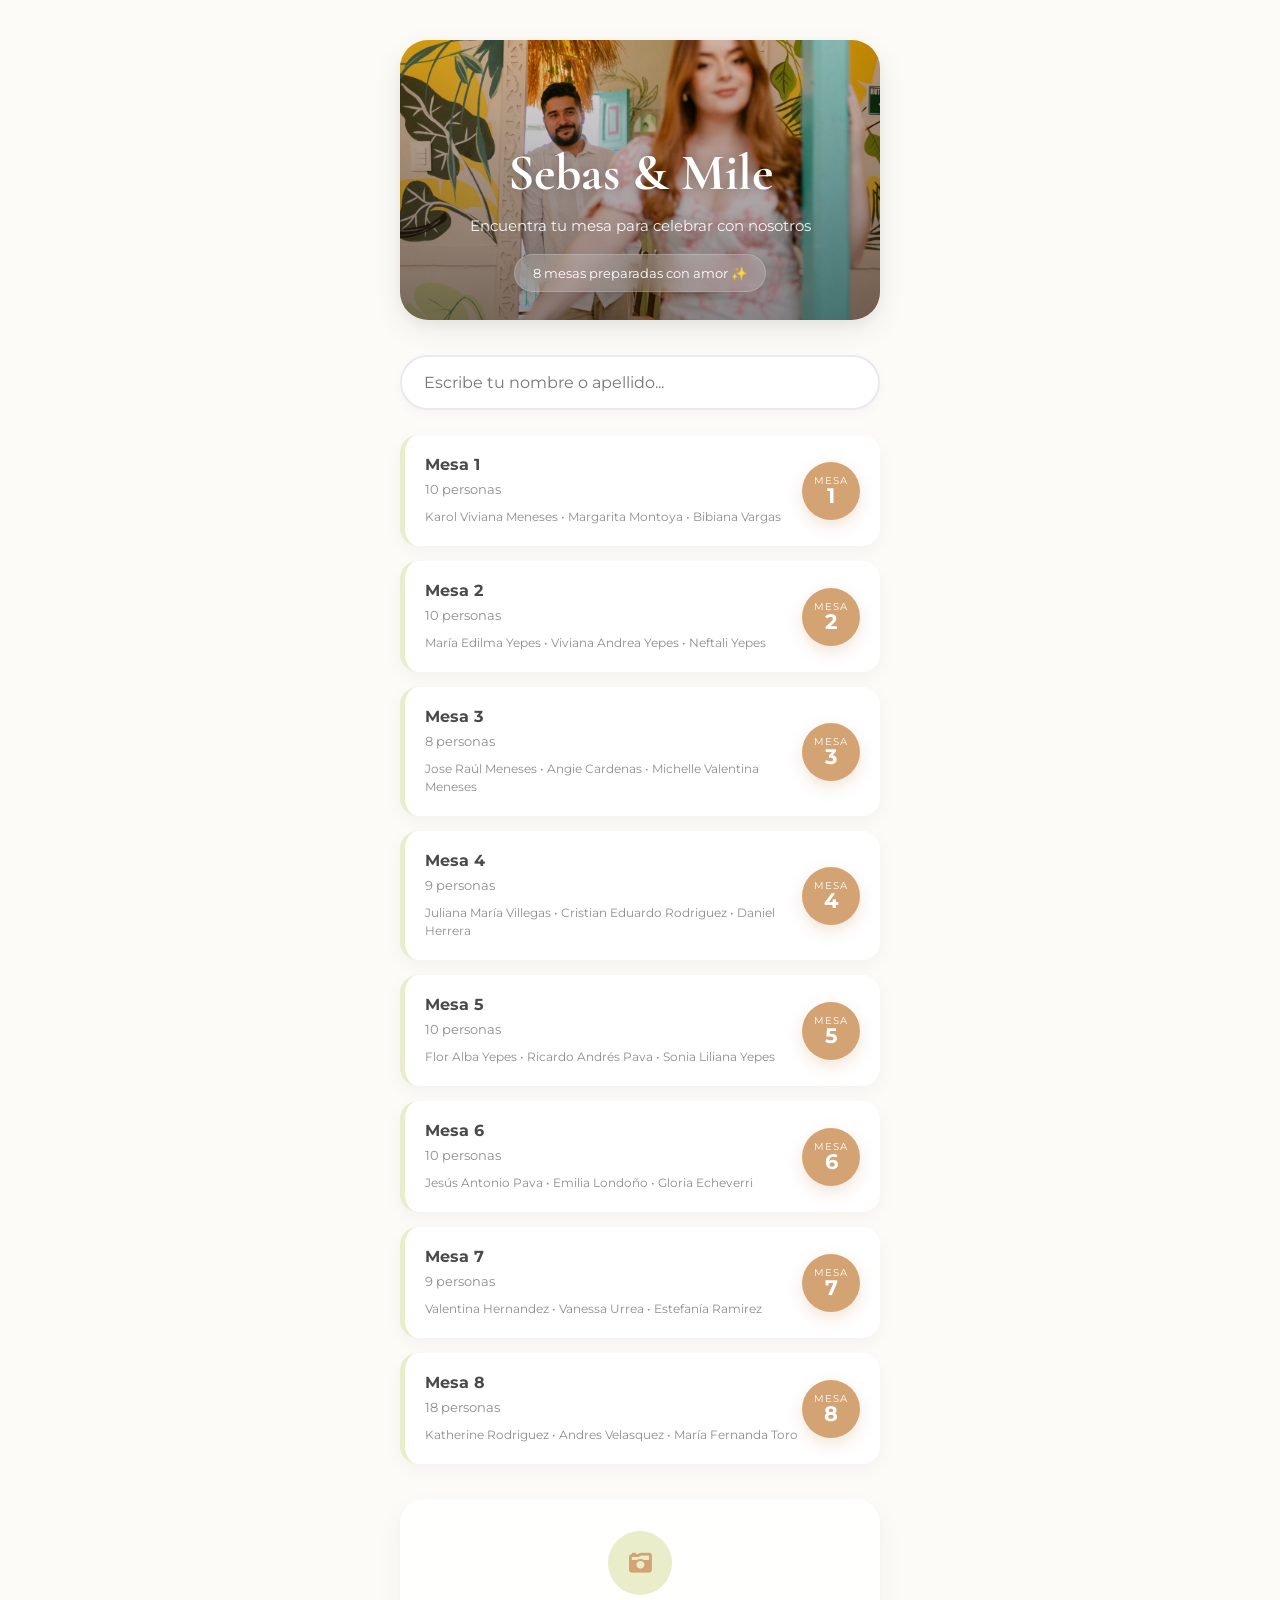
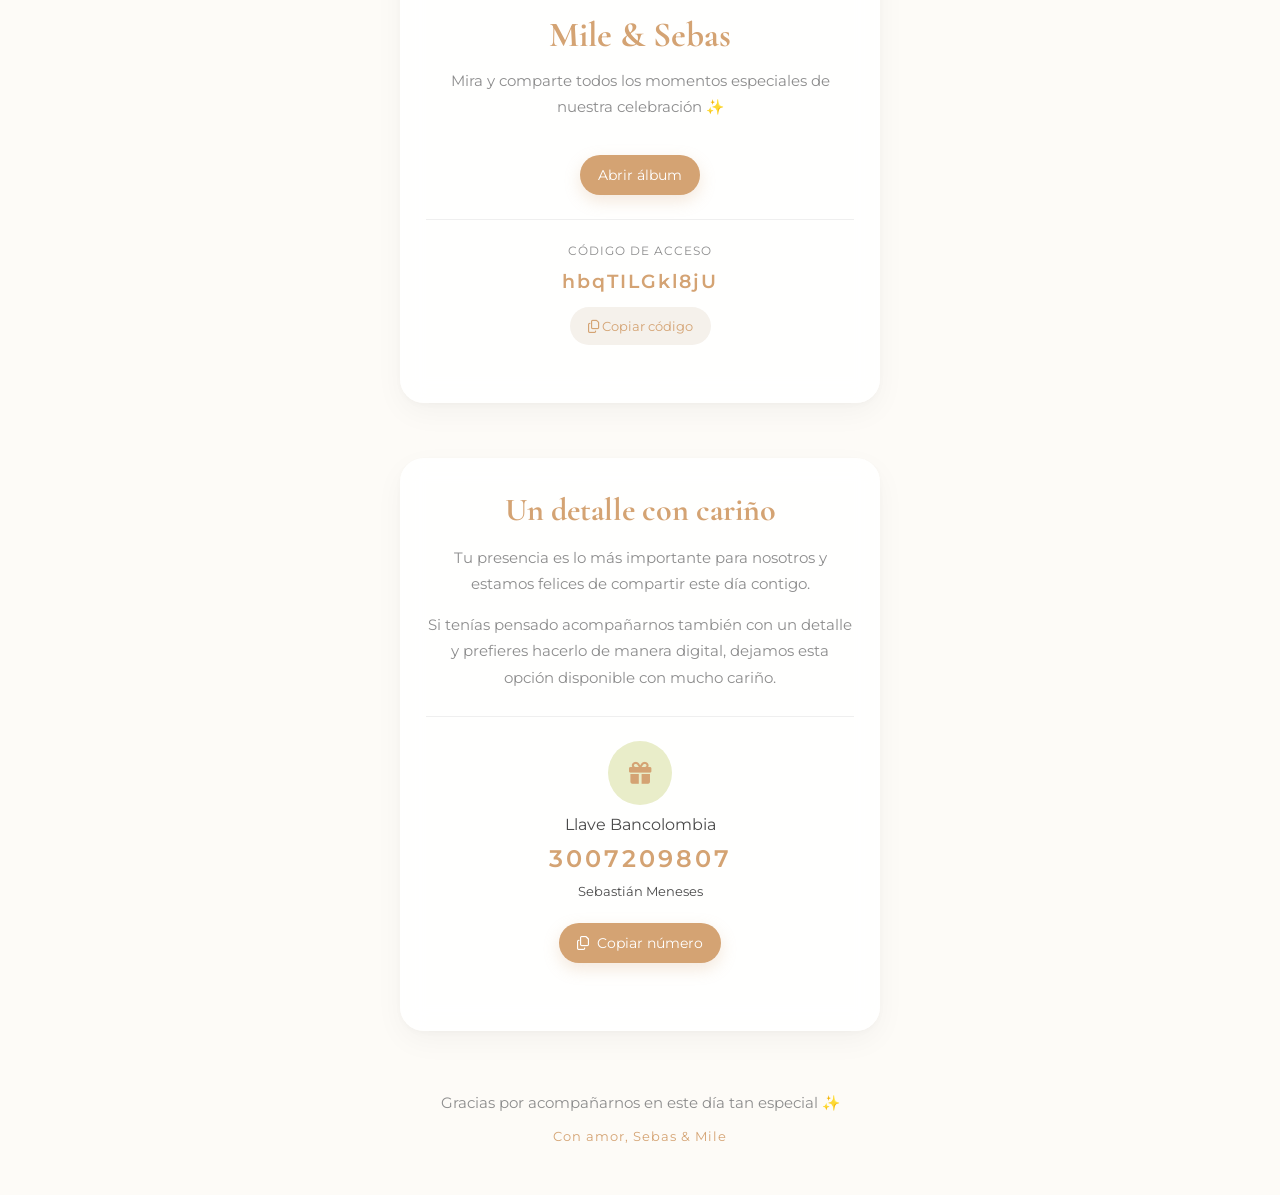
<file: index.html>
<!DOCTYPE html>
<html lang="es">

<head>
    <meta charset="UTF-8">

    <meta name="viewport"
        content="width=device-width, initial-scale=1.0">

    <title>Sebas & Mile ✨</title>

    <!-- FAVICON -->
    <link rel="icon"
        type="image/png"
        href="favicon.png">

    <!-- PWA -->
    <link rel="manifest"
        href="manifest.json">

    <meta name="theme-color"
        content="#D4A373">

    <meta name="apple-mobile-web-app-capable"
        content="yes">

    <meta name="apple-mobile-web-app-status-bar-style"
        content="default">

    <meta name="apple-mobile-web-app-title"
        content="Sebas & Mile">

    <!-- CSS -->
    <link rel="stylesheet"
        href="style.css?v=20">

    <!-- FONTS -->
    <link
        href="https://fonts.googleapis.com/css2?family=Cormorant+Garamond:wght@400;600&family=Montserrat:wght@300;400;500;600&display=swap"
        rel="stylesheet">

    <!-- ICONS -->
    <link rel="stylesheet"
        href="https://cdnjs.cloudflare.com/ajax/libs/font-awesome/6.5.1/css/all.min.css">

</head>

<body>

    <div class="container">

        <!-- =========================
             HERO HEADER
        ========================== -->

        <header class="hero-header">

            <img
                src="couple.jpg"
                alt="Sebas y Mile"
                class="hero-background">

            <div class="hero-overlay"></div>

            <div class="hero-content">

                <h1>Sebas & Mile</h1>

                <p>
                    Encuentra tu mesa para celebrar con nosotros
                </p>

                <div class="event-counter">
                    8 mesas preparadas con amor ✨
                </div>

            </div>

        </header>

        <!-- =========================
             MAIN
        ========================== -->

        <main>

            <!-- =========================
                 LOADING
            ========================== -->

            <div id="loadingState"
                class="loading-state">

                <div class="loading-card shimmer"></div>
                <div class="loading-card shimmer"></div>
                <div class="loading-card shimmer"></div>

            </div>

            <!-- =========================
                 SEARCH
            ========================== -->

            <div class="search-box">

                <input
                    type="text"
                    id="searchInput"
                    placeholder="Escribe tu nombre o apellido..."
                    autocomplete="off">

            </div>

            <!-- =========================
                 RESULTS
            ========================== -->

            <div id="results"
                class="results-container">
            </div>

            <!-- =========================
                 DOTS MEMORIES
            ========================== -->

            <section class="memory-section">

                <div class="memory-icon">
                    <i class="fa-solid fa-camera-retro"></i>
                </div>

                <h2>Mile & Sebas</h2>

                <p>
                    Mira y comparte todos los momentos especiales
                    de nuestra celebración ✨
                </p>

                <a
                    href="https://web.dotstheapp.com/a?group=2441802&dlBy=sebaz.ms07&code=hbqTILGkl8jU&utm_source=guest&utm_medium=share&utm_campaign=guest_event_album"
                    target="_blank"
                    class="memory-button">

                    Abrir álbum

                </a>

                <div class="memory-code-box">

                    <span>
                        Código de acceso
                    </span>

                    <div class="memory-code"
                        id="memoryCode">

                        hbqTILGkl8jU

                    </div>

                    <button
                        class="copy-memory-button"
                        id="copyMemoryButton">

                        <i class="fa-regular fa-copy"></i>

                        Copiar código

                    </button>

                    <div class="copy-feedback"
                        id="memoryFeedback">

                        Código copiado ✨

                    </div>

                </div>

            </section>

            <!-- =========================
                 GIFT SECTION
            ========================== -->

            <section class="gift-section">

                <h2>Un detalle con cariño</h2>

                <p>
                    Tu presencia es lo más importante para nosotros
                    y estamos felices de compartir este día contigo.
                </p>

                <p>
                    Si tenías pensado acompañarnos también con un detalle
                    y prefieres hacerlo de manera digital,
                    dejamos esta opción disponible con mucho cariño.
                </p>

                <div class="gift-account">

                    <div class="gift-icon">
                        <i class="fa-solid fa-gift"></i>
                    </div>

                    <span>
                        Llave Bancolombia
                    </span>

                    <div class="account-number"
                        id="accountNumber">

                        3007209807

                    </div>

                    <small>
                        Sebastián Meneses
                    </small>

                    <button
                        class="copy-button"
                        id="copyButton">

                        <i class="fa-regular fa-copy"></i>

                        Copiar número

                    </button>

                    <div class="copy-feedback"
                        id="copyFeedback">

                        Número copiado ✨

                    </div>

                </div>

            </section>

            <!-- =========================
                 FOOTER
            ========================== -->

            <footer class="footer">

                <p>
                    Gracias por acompañarnos
                    en este día tan especial ✨
                </p>

                <small>
                    Con amor, Sebas & Mile
                </small>

            </footer>

        </main>

    </div>

    <!-- =========================
         JS
    ========================== -->

    <script src="app.js"></script>

</body>

</html>
</file>
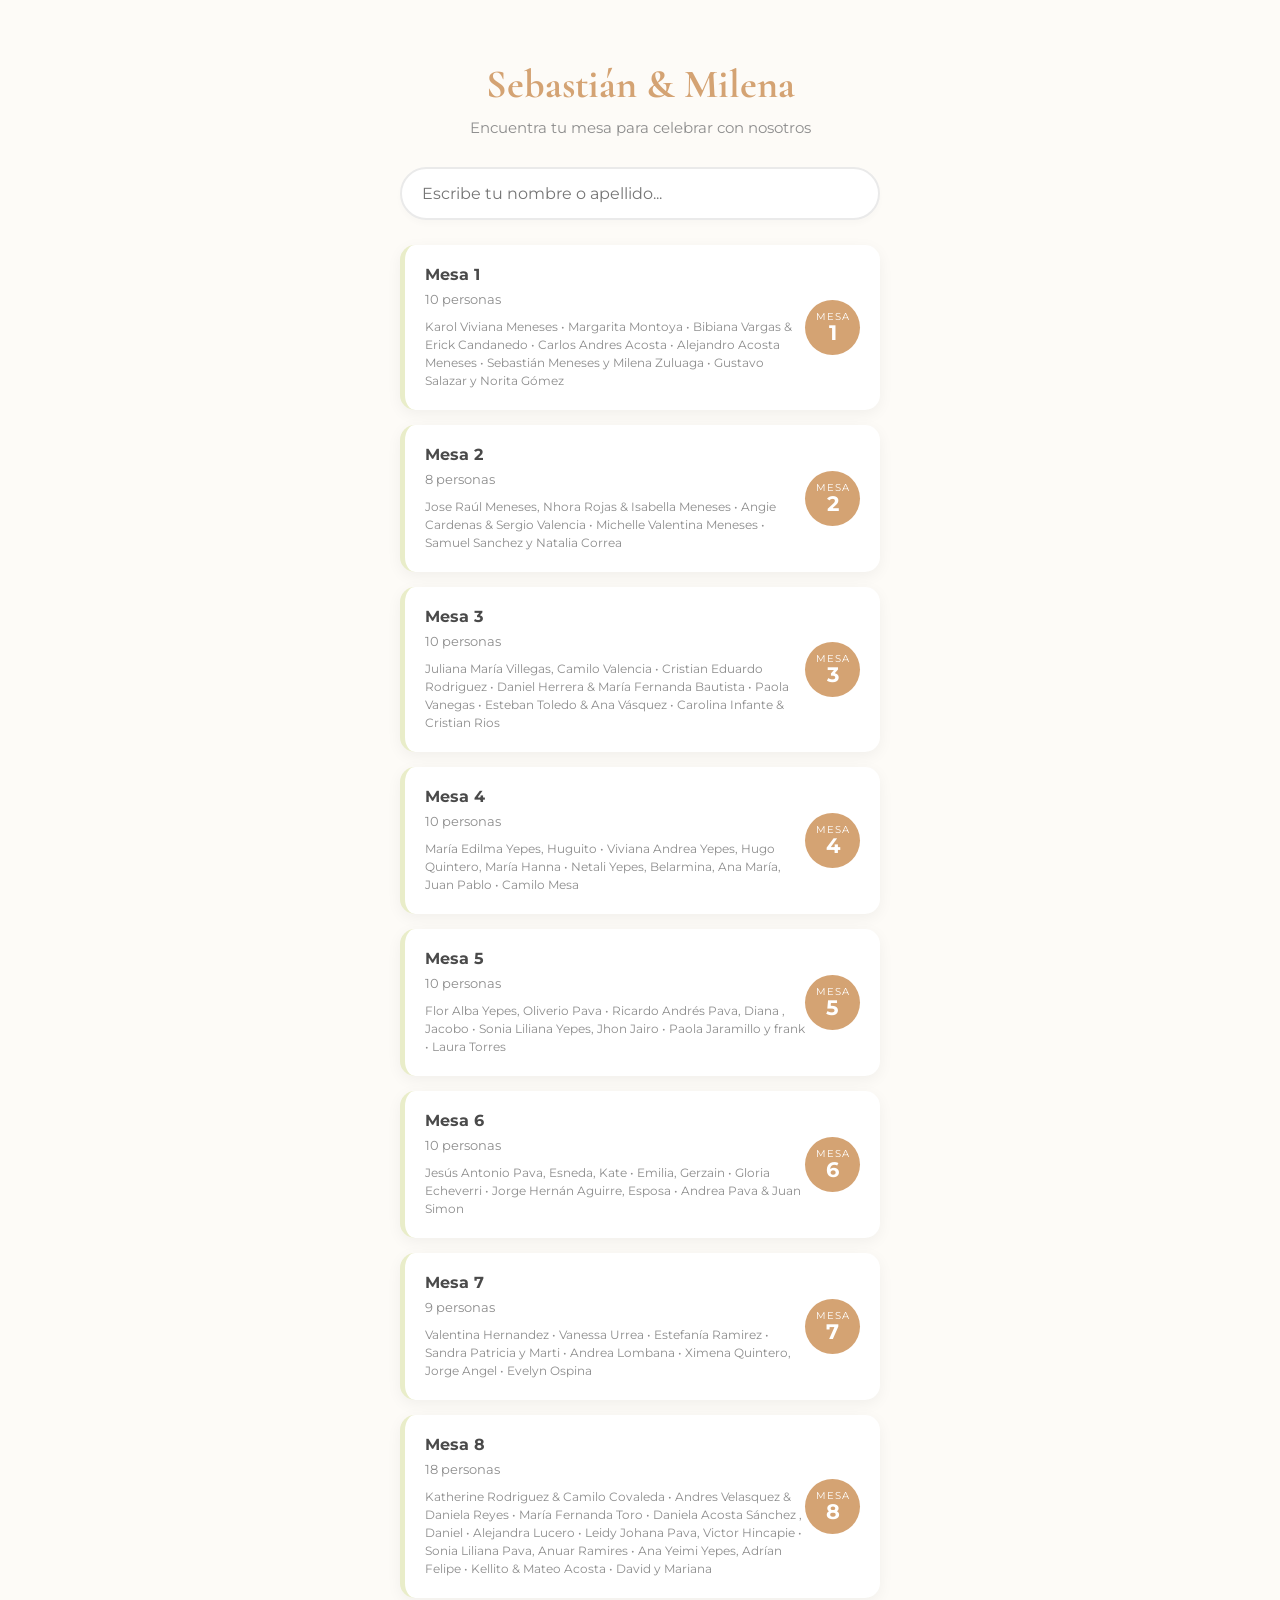
<file: project/index.html>
<!DOCTYPE html>
<html lang="es">
<head>
    <meta charset="UTF-8">
    <meta name="viewport" content="width=device-width, initial-scale=1.0">
    <title>Nuestra Boda | Encuentra tu Mesa</title>
    <link rel="stylesheet" href="style.css">
    <link href="https://fonts.googleapis.com/css2?family=Cormorant+Garamond:wght@400;600&family=Montserrat:wght@300;400;600&display=swap" rel="stylesheet">
</head>
<body>
    <div class="container">
        <header>
            <h1>Sebastián & Milena</h1>
            <p>Encuentra tu mesa para celebrar con nosotros</p>
        </header>
        
        <main>
            <div class="search-box">
                <input type="text" id="searchInput" placeholder="Escribe tu nombre o apellido..." autocomplete="off">
            </div>
            
            <div id="results" class="results-container">
                </div>
        </main>
    </div>

    <script src="app.js"></script>
</body>
</html>
</file>
<file: style.css>
:root {
    --bg-pastel: #FDFBF7;
    --primary-pastel: #D4A373;
    --accent-pastel: #E9EDC9;
    --card-bg: #FFFFFF;
    --text-dark: #4A4A4A;
    --text-light: #8D8D8D;
}

* {
    box-sizing: border-box;
    margin: 0;
    padding: 0;
}

html,
body {
    overflow-x: hidden;
    -webkit-tap-highlight-color: transparent;
}

body {
    font-family: 'Montserrat', sans-serif;
    background-color: var(--bg-pastel);
    color: var(--text-dark);
    min-height: 100vh;
    display: flex;
    justify-content: center;
    padding: 20px;
}

/* =========================
   CONTAINER
========================= */

.container {
    width: 100%;
    max-width: 480px;
    text-align: center;
    margin-top: 20px;
}

/* =========================
   HERO HEADER
========================= */

.hero-header {
    position: relative;
    width: 100%;
    height: 280px;
    border-radius: 28px;
    overflow: hidden;
    margin-bottom: 35px;

    box-shadow:
        0 10px 30px rgba(0, 0, 0, 0.08),
        0 4px 12px rgba(0, 0, 0, 0.04);
}

/* imagen */

.hero-background {
    position: absolute;
    inset: 0;

    width: 100%;
    height: 100%;

    object-fit: cover;
}

/* overlay */

.hero-overlay {
    position: absolute;
    inset: 0;

    background:
        linear-gradient(
            to bottom,
            rgba(0, 0, 0, 0.12),
            rgba(0, 0, 0, 0.45)
        );

    z-index: 1;
}

/* contenido */

.hero-content {
    position: relative;
    z-index: 2;

    height: 100%;

    display: flex;
    flex-direction: column;
    justify-content: flex-end;
    align-items: center;

    padding: 28px 22px;

    text-align: center;
}

/* titulo */

.hero-header h1 {
    font-family: 'Cormorant Garamond', serif;
    font-size: 3.2rem;
    color: white;

    margin-bottom: 10px;

    text-shadow:
        0 2px 12px rgba(0, 0, 0, 0.25);
}

/* subtitulo */

.hero-header p {
    color: rgba(255, 255, 255, 0.92);

    font-size: 0.95rem;

    line-height: 1.6;

    margin-bottom: 16px;
}

/* contador */

.event-counter {
    display: inline-flex;
    align-items: center;
    justify-content: center;

    background: rgba(255, 255, 255, 0.18);

    backdrop-filter: blur(10px);
    -webkit-backdrop-filter: blur(10px);

    color: white;

    padding: 10px 18px;

    border-radius: 999px;

    font-size: 0.82rem;

    border: 1px solid rgba(255, 255, 255, 0.18);

    box-shadow:
        0 4px 14px rgba(0, 0, 0, 0.08);
}

/* =========================
   SEARCH
========================= */

.search-box {
    margin-bottom: 25px;
}

.search-box input {
    width: 100%;

    padding: 16px 22px;

    border: 2px solid #EAEAEA;

    border-radius: 30px;

    font-size: 1rem;

    font-family: inherit;

    outline: none;

    transition:
        border-color 0.3s ease,
        box-shadow 0.3s ease;

    background: white;

    box-shadow:
        0 4px 12px rgba(0, 0, 0, 0.03);
}

.search-box input:focus {
    border-color: var(--primary-pastel);

    box-shadow:
        0 6px 18px rgba(212, 163, 115, 0.10);
}

/* =========================
   RESULTS
========================= */

.results-container {
    display: flex;
    flex-direction: column;
    gap: 15px;
}

/* =========================
   CARDS
========================= */

.guest-card {
    background-color: var(--card-bg);

    padding: 20px;

    border-radius: 18px;

    box-shadow:
        0 6px 18px rgba(0, 0, 0, 0.04);

    display: flex;
    justify-content: space-between;
    align-items: center;

    text-align: left;

    border-left: 5px solid var(--accent-pastel);

    animation: fadeIn 0.4s ease;
}

.table-summary-card {
    cursor: pointer;

    transition:
        transform 0.2s ease,
        box-shadow 0.2s ease;
}

.table-summary-card:hover {
    transform: translateY(-2px);

    box-shadow:
        0 10px 22px rgba(0, 0, 0, 0.06);
}

.guest-info h3 {
    font-size: 1rem;

    margin-bottom: 5px;

    color: var(--text-dark);
}

.guest-info span {
    font-size: 0.8rem;

    color: var(--text-light);
}

.table-preview {
    margin-top: 10px;

    font-size: 0.75rem;

    color: var(--text-light);

    line-height: 1.5;
}

/* =========================
   TABLE BADGE
========================= */

.table-badge {
    background-color: var(--primary-pastel);

    color: white;

    width: 58px;
    height: 58px;

    border-radius: 50%;

    display: flex;
    flex-direction: column;
    justify-content: center;
    align-items: center;

    flex-shrink: 0;

    box-shadow:
        0 6px 16px rgba(212, 163, 115, 0.28);
}

.table-badge span {
    font-size: 0.6rem;

    text-transform: uppercase;

    letter-spacing: 1px;
}

.table-badge strong {
    font-size: 1.3rem;

    line-height: 1;
}

/* =========================
   TABLE DETAILS
========================= */

.table-details {
    max-height: 0;

    overflow: hidden;

    opacity: 0;

    transition:
        max-height 0.45s ease,
        opacity 0.3s ease,
        margin-top 0.3s ease;
}

.table-details.expanded {
    max-height: 600px;

    opacity: 1;

    margin-top: 15px;
}

.detail-row {
    display: flex;
    justify-content: space-between;
    align-items: center;

    gap: 10px;

    padding: 6px 0;
}

.detail-row strong {
    font-size: 0.85rem;

    font-weight: 600;

    color: var(--text-dark);
}

.detail-row small {
    color: var(--text-light);

    white-space: nowrap;
}

/* =========================
   GIFT SECTION
========================= */

.gift-section {
    margin-top: 55px;

    padding: 32px 26px;

    background: rgba(255, 255, 255, 0.88);

    border-radius: 24px;

    box-shadow:
        0 10px 30px rgba(0, 0, 0, 0.04),
        0 2px 10px rgba(0, 0, 0, 0.03);

    text-align: center;

    animation: fadeIn 0.6s ease;

    backdrop-filter: blur(12px);
}

.gift-section h2 {
    font-family: 'Cormorant Garamond', serif;

    color: var(--primary-pastel);

    font-size: 2rem;

    margin-bottom: 16px;
}

.gift-section p {
    color: var(--text-light);

    font-size: 0.92rem;

    line-height: 1.8;

    margin-bottom: 14px;
}

.gift-account {
    margin-top: 25px;

    padding-top: 24px;

    border-top: 1px solid #EFEFEF;

    display: flex;
    flex-direction: column;
    align-items: center;

    gap: 10px;
}

.gift-icon {
    width: 64px;
    height: 64px;

    border-radius: 50%;

    background: var(--accent-pastel);

    display: flex;
    align-items: center;
    justify-content: center;

    color: var(--primary-pastel);

    font-size: 1.4rem;
}

.account-number {
    font-size: 1.5rem;

    font-weight: 600;

    color: var(--primary-pastel);

    letter-spacing: 3px;
}

/* =========================
   BUTTONS
========================= */

.copy-button,
.copy-memory-button,
.memory-button {
    margin-top: 14px;

    border: none;

    border-radius: 999px;

    font-family: inherit;

    cursor: pointer;

    transition:
        transform 0.2s ease,
        opacity 0.2s ease,
        box-shadow 0.2s ease;
}

.copy-button,
.memory-button {
    background: var(--primary-pastel);

    color: white;

    padding: 12px 18px;

    font-size: 0.85rem;

    display: inline-flex;
    align-items: center;
    gap: 8px;

    text-decoration: none;

    box-shadow:
        0 6px 16px rgba(212, 163, 115, 0.25);
}

.copy-memory-button {
    background: #F5F1EB;

    color: var(--primary-pastel);

    padding: 11px 18px;

    font-size: 0.82rem;
}

.copy-button:hover,
.copy-memory-button:hover,
.memory-button:hover {
    transform: translateY(-2px);

    opacity: 0.96;
}

/* =========================
   COPY FEEDBACK
========================= */

.copy-feedback {
    margin-top: 10px;

    color: var(--primary-pastel);

    font-size: 0.82rem;

    opacity: 0;

    transition: opacity 0.3s ease;
}

.show-feedback {
    opacity: 1;
}

/* =========================
   MEMORY SECTION
========================= */

.memory-section {
    margin-top: 35px;

    padding: 32px 26px;

    background: rgba(255, 255, 255, 0.88);

    border-radius: 24px;

    box-shadow:
        0 10px 30px rgba(0, 0, 0, 0.04),
        0 2px 10px rgba(0, 0, 0, 0.03);

    text-align: center;

    animation: fadeIn 0.6s ease;

    backdrop-filter: blur(12px);
}

.memory-icon {
    width: 64px;
    height: 64px;

    border-radius: 50%;

    background: var(--accent-pastel);

    display: flex;
    align-items: center;
    justify-content: center;

    margin: 0 auto 18px;

    color: var(--primary-pastel);

    font-size: 1.4rem;
}

.memory-section h2 {
    font-family: 'Cormorant Garamond', serif;

    color: var(--primary-pastel);

    font-size: 2.2rem;

    margin-bottom: 12px;
}

.memory-section p {
    color: var(--text-light);

    font-size: 0.92rem;

    line-height: 1.8;

    margin-bottom: 20px;
}

.memory-code-box {
    margin-top: 24px;

    padding-top: 20px;

    border-top: 1px solid #EFEFEF;
}

.memory-code-box span {
    font-size: 0.75rem;

    letter-spacing: 1px;

    text-transform: uppercase;

    color: var(--text-light);
}

.memory-code {
    margin-top: 10px;

    font-size: 1.2rem;

    letter-spacing: 2px;

    color: var(--primary-pastel);

    font-weight: 600;
}

/* =========================
   LOADING
========================= */

.loading-state {
    display: flex;
    flex-direction: column;

    gap: 15px;

    margin-bottom: 25px;
}

.loading-card {
    height: 92px;

    border-radius: 18px;

    background: #F3F3F3;

    overflow: hidden;

    position: relative;
}

.shimmer::after {
    content: "";

    position: absolute;

    top: 0;
    left: -150px;

    width: 150px;
    height: 100%;

    background:
        linear-gradient(
            90deg,
            transparent,
            rgba(255, 255, 255, 0.6),
            transparent
        );

    animation: shimmer 1.3s infinite;
}

@keyframes shimmer {
    100% {
        left: 100%;
    }
}

/* =========================
   FOOTER
========================= */

.footer {
    margin-top: 60px;

    padding-bottom: 30px;

    text-align: center;
}

.footer p {
    color: var(--text-light);

    font-size: 0.92rem;

    margin-bottom: 10px;

    line-height: 1.7;
}

.footer small {
    color: var(--primary-pastel);

    font-size: 0.82rem;

    letter-spacing: 1px;
}

/* =========================
   MARK SEARCH
========================= */

mark {
    background: rgba(212, 163, 115, 0.20);

    color: inherit;

    padding: 2px 4px;

    border-radius: 4px;
}

/* =========================
   ANIMATION
========================= */

@keyframes fadeIn {

    from {
        opacity: 0;
        transform: translateY(10px);
    }

    to {
        opacity: 1;
        transform: translateY(0);
    }
}

/* =========================
   MOBILE
========================= */

@media (max-width: 480px) {

    .container {
        margin-top: 10px;
    }

    .hero-header {
        height: 250px;

        border-radius: 24px;
    }

    .hero-header h1 {
        font-size: 2.6rem;
    }

    .hero-header p {
        font-size: 0.9rem;
    }

    .gift-section,
    .memory-section {
        padding: 28px 22px;
    }

    .account-number {
        font-size: 1.3rem;
    }
}
</file>
<file: project/style.css>
/* Variables de paleta pastel y tipografía */
:root {
    --bg-pastel: #FDFBF7;
    --primary-pastel: #D4A373;
    --accent-pastel: #E9EDC9;
    --card-bg: #FFFFFF;
    --text-dark: #4A4A4A;
    --text-light: #8D8D8D;
}

* {
    box-sizing: border-box;
    margin: 0;
    padding: 0;
}

body {
    font-family: 'Montserrat', sans-serif;
    background-color: var(--bg-pastel);
    color: var(--text-dark);
    min-height: 100vh;
    display: flex;
    justify-content: center;
    padding: 20px;
}

.container {
    width: 100%;
    max-width: 480px; /* Ancho máximo ideal para la vista móvil */
    text-align: center;
    margin-top: 40px;
}

header {
    margin-bottom: 30px;
}

header h1 {
    font-family: 'Cormorant Garamond', serif;
    font-size: 2.5rem;
    color: var(--primary-pastel);
    margin-bottom: 10px;
}

header p {
    font-size: 0.95rem;
    color: var(--text-light);
}

.search-box {
    margin-bottom: 25px;
}

.search-box input {
    width: 100%;
    padding: 15px 20px;
    border: 2px solid #EAEAEA;
    border-radius: 30px;
    font-size: 1rem;
    font-family: inherit;
    outline: none;
    transition: border-color 0.3s ease;
    box-shadow: 0 4px 6px rgba(0, 0, 0, 0.02);
}

.search-box input:focus {
    border-color: var(--primary-pastel);
}

.results-container {
    display: flex;
    flex-direction: column;
    gap: 15px;
}

.guest-card {
    background-color: var(--card-bg);
    padding: 20px;
    border-radius: 15px;
    box-shadow: 0 4px 15px rgba(0, 0, 0, 0.05);
    display: flex;
    justify-content: space-between;
    align-items: center;
    text-align: left;
    border-left: 5px solid var(--accent-pastel);
    animation: fadeIn 0.4s ease;
}

.guest-card .guest-info h3 {
    font-size: 1rem;
    margin-bottom: 5px;
    color: var(--text-dark);
}

.guest-card .guest-info span {
    font-size: 0.8rem;
    color: var(--text-light);
}

.guest-card .table-badge {
    background-color: var(--primary-pastel);
    color: white;
    width: 55px;
    height: 55px;
    border-radius: 50%;
    display: flex;
    flex-direction: column;
    justify-content: center;
    align-items: center;
    flex-shrink: 0;
}

.guest-card .table-badge span {
    font-size: 0.6rem;
    text-transform: uppercase;
    letter-spacing: 1px;
}

.guest-card .table-badge strong {
    font-size: 1.3rem;
    line-height: 1.1;
}

@keyframes fadeIn {
    from {
        opacity: 0;
        transform: translateY(10px);
    }

    to {
        opacity: 1;
        transform: translateY(0);
    }
}
.table-summary-card {
    cursor: pointer;
    transition: transform 0.2s ease;
}

.table-summary-card:hover {
    transform: translateY(-2px);
}

.table-preview {
    margin-top: 10px;
    font-size: 0.75rem;
    color: #8D8D8D;
    line-height: 1.5;
}

.table-details {
    margin-top: 15px;
    border-top: 1px solid #EFEFEF;
    padding-top: 12px;
    animation: fadeIn 0.3s ease;
}

.detail-row {
    display: flex;
    justify-content: space-between;
    align-items: center;
    gap: 10px;
    padding: 6px 0;
}

.detail-row strong {
    font-size: 0.85rem;
    font-weight: 600;
    color: #4A4A4A;
}

.detail-row small {
    color: #8D8D8D;
    white-space: nowrap;
}

.hidden {
    display: none;
}
</file>
